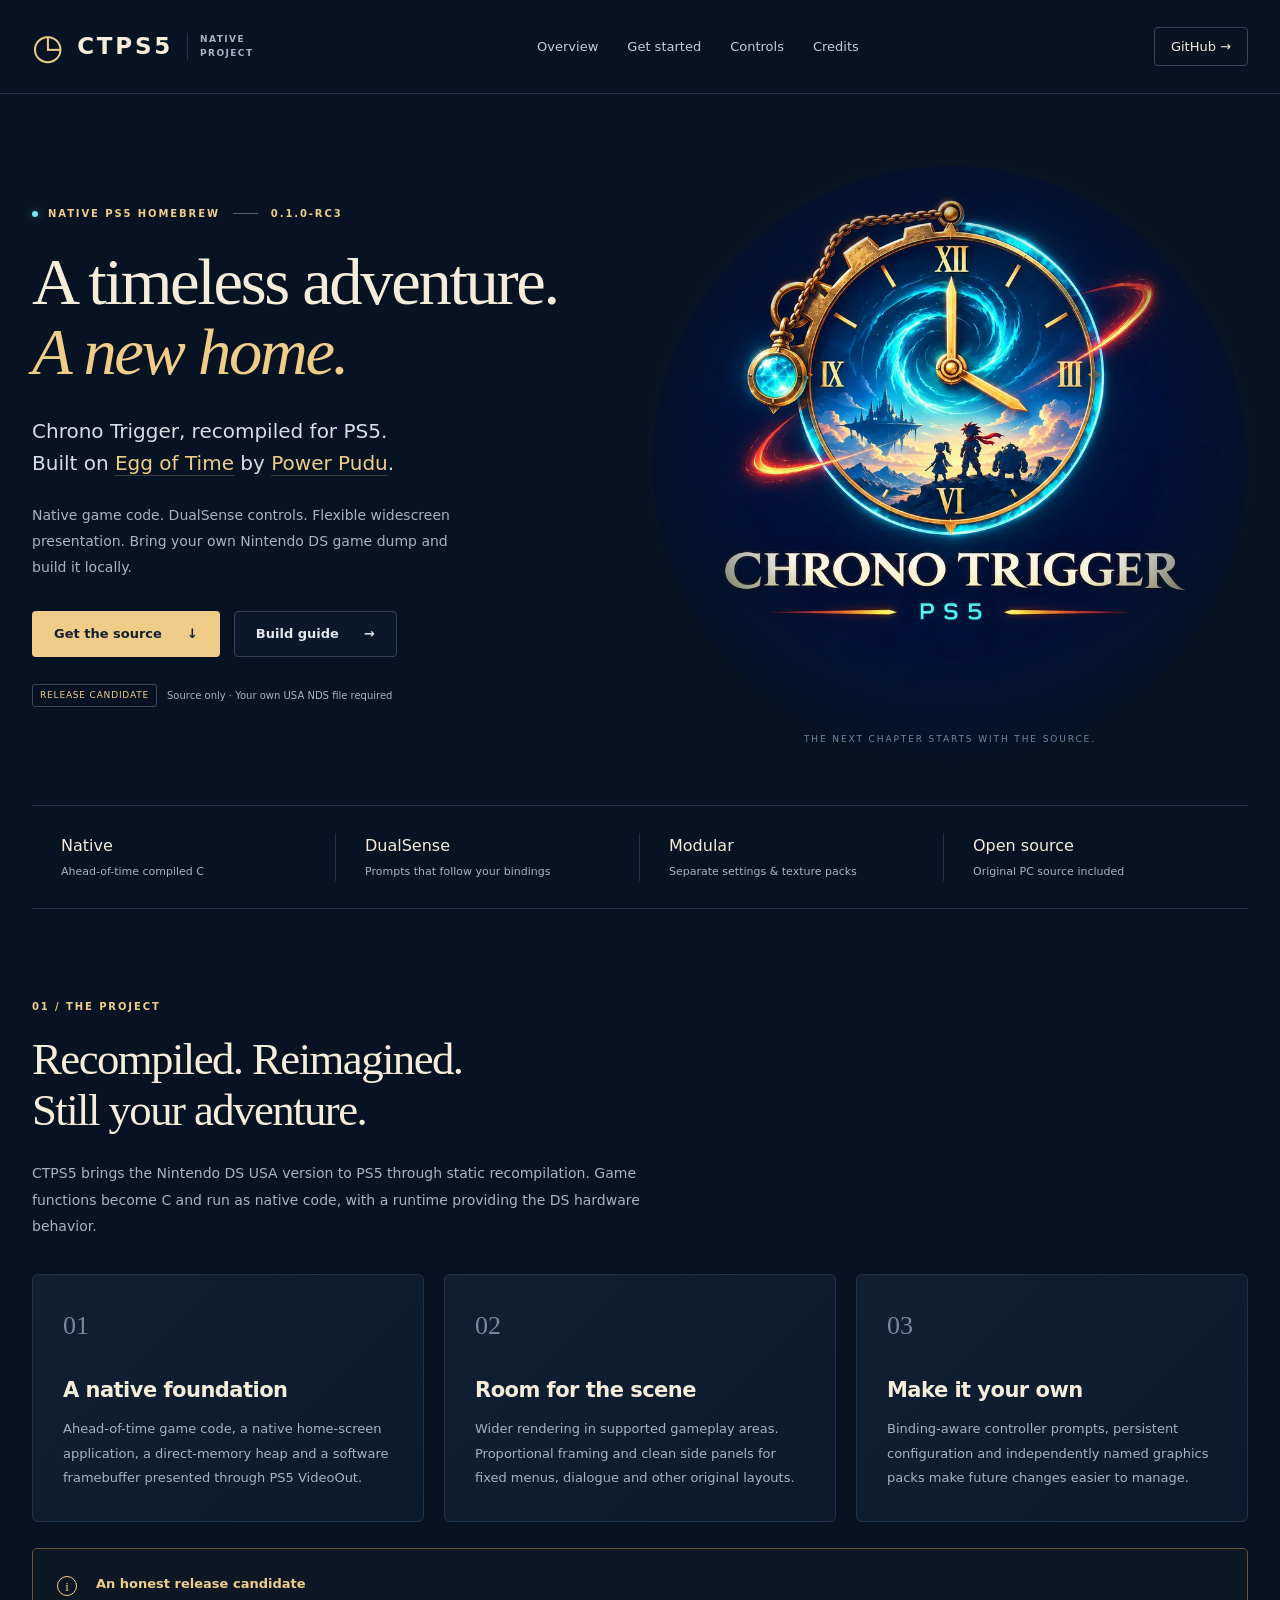
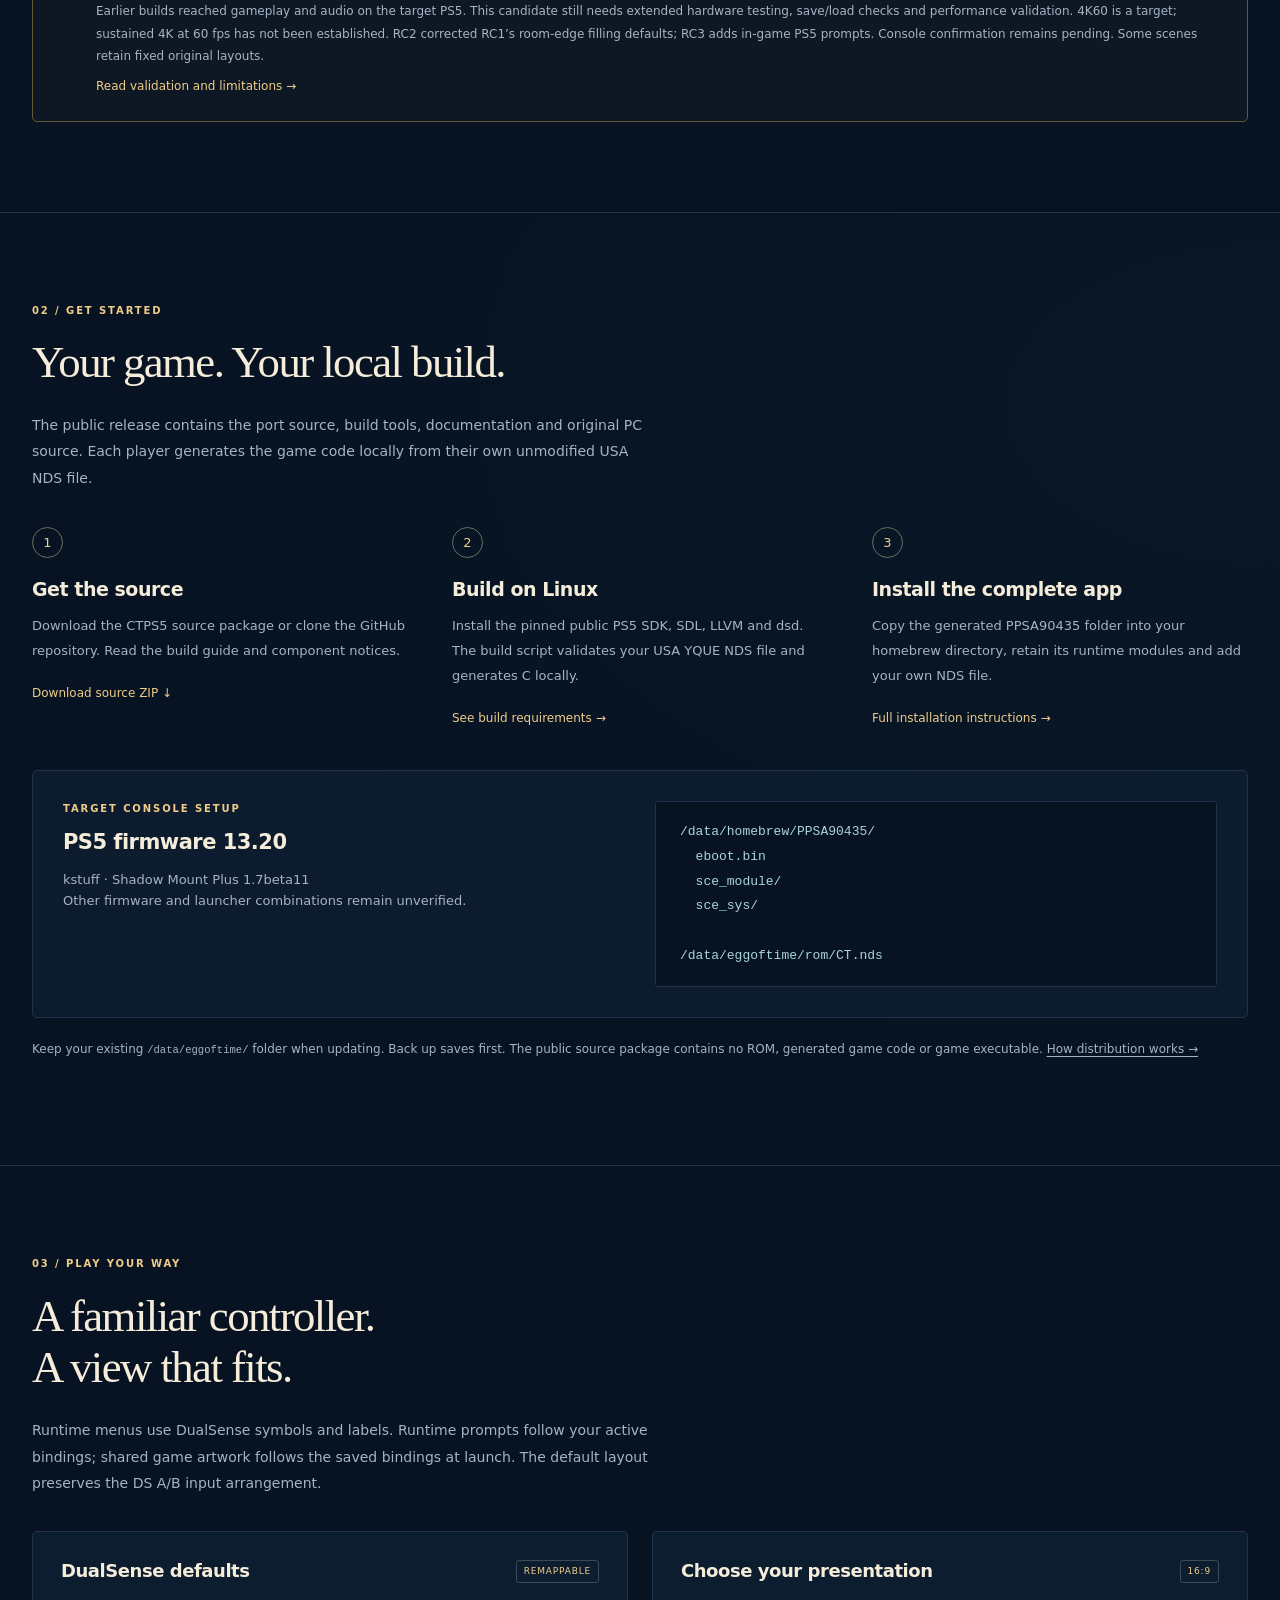
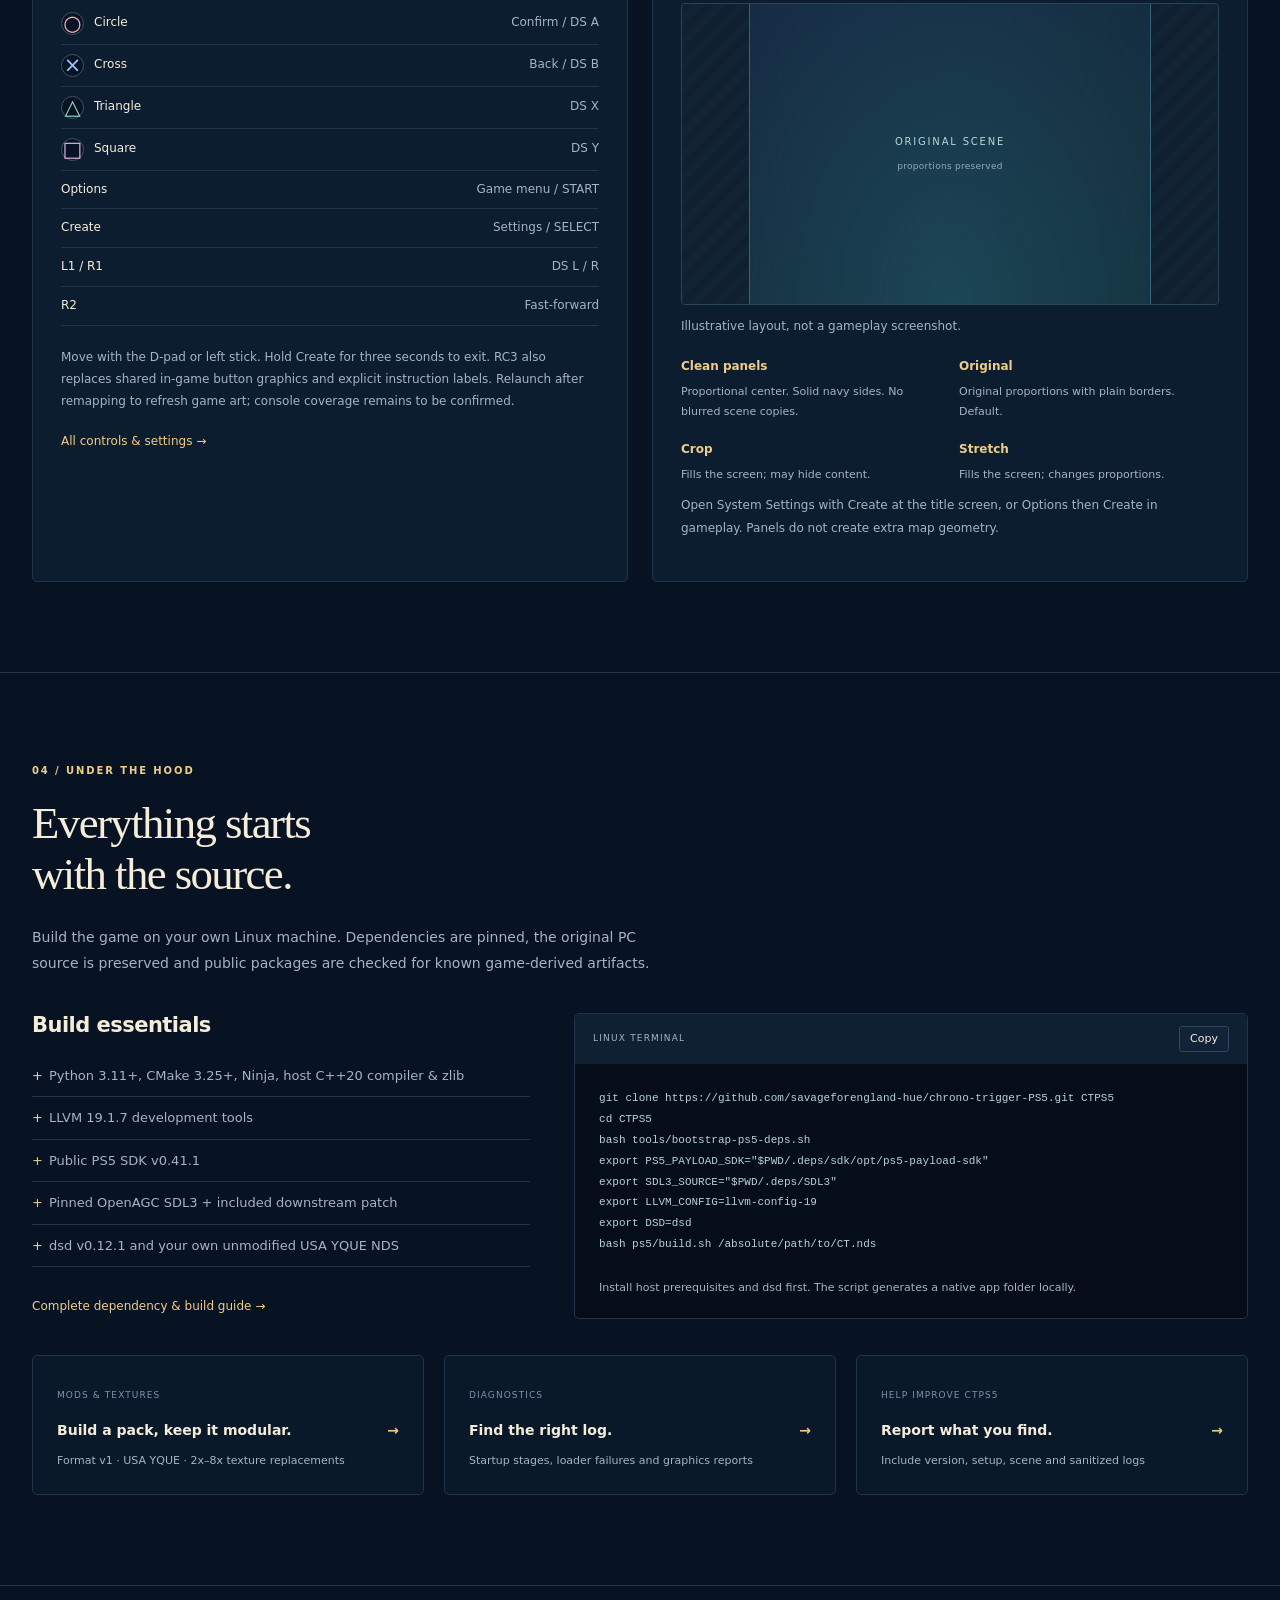
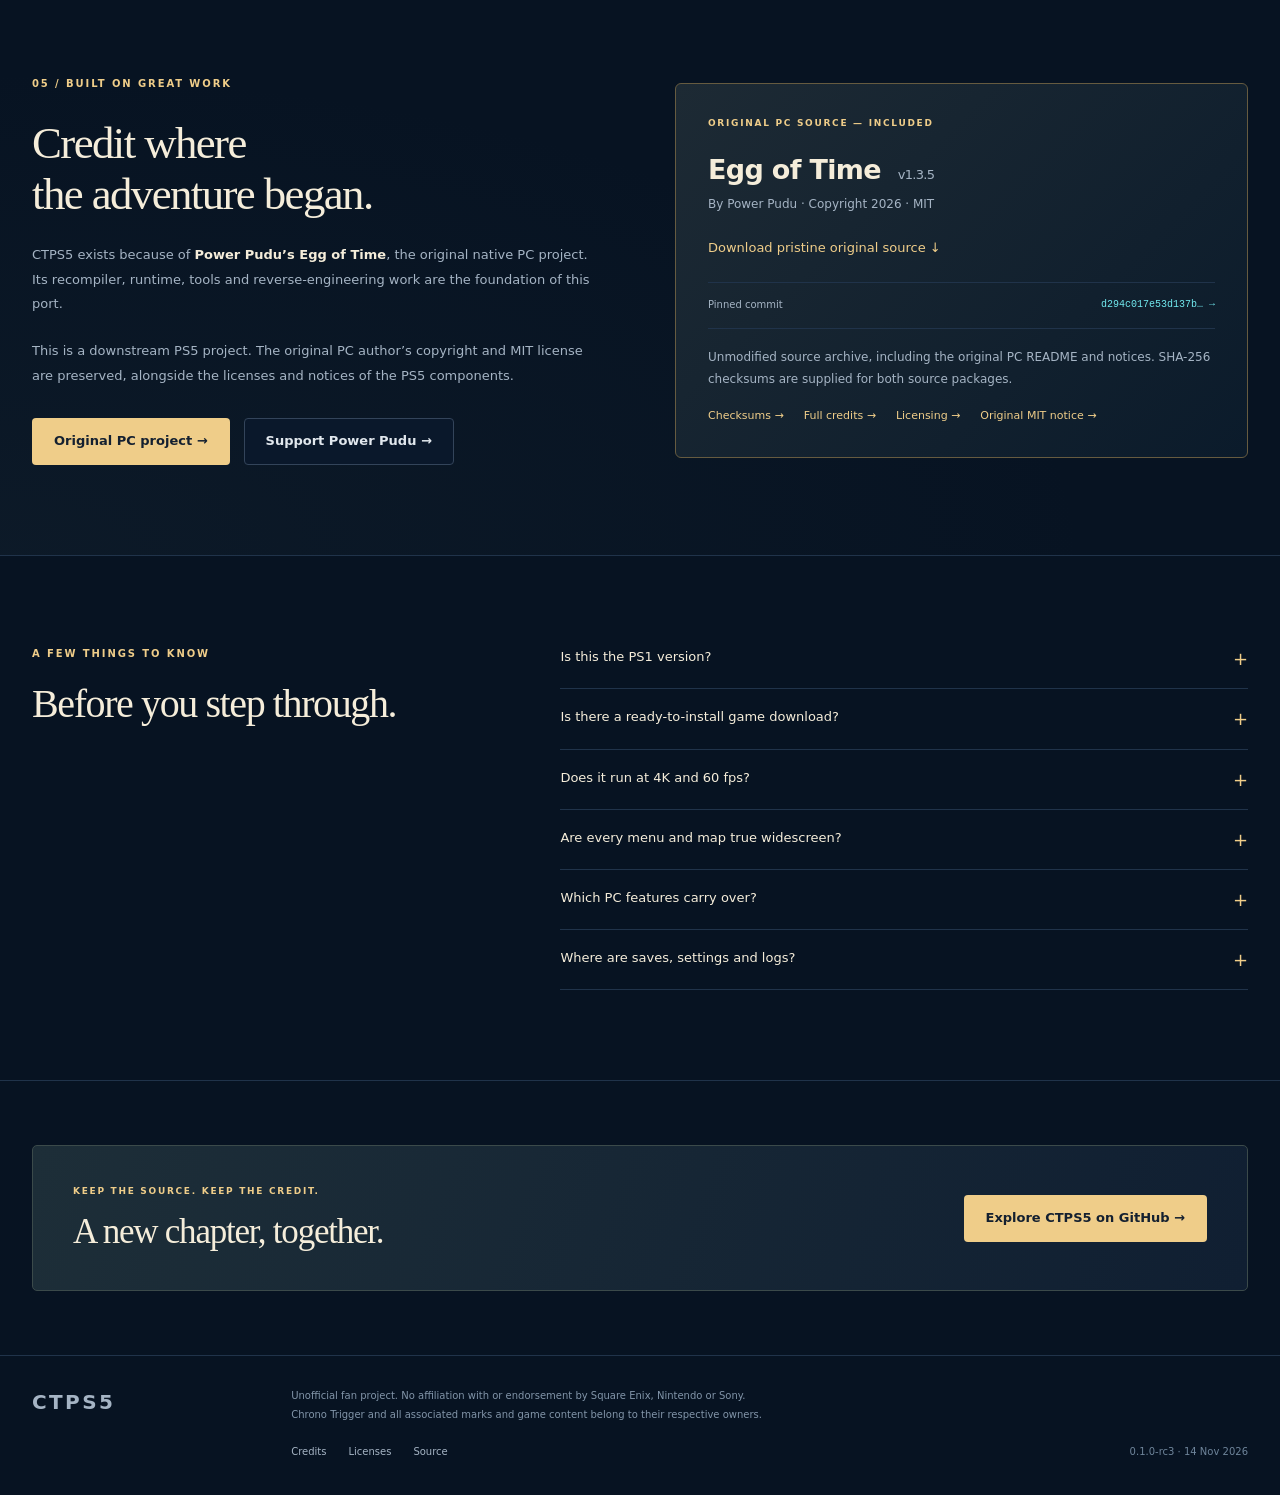
<file: site/index.html>
<!doctype html>
<html lang="en">
<head>
<meta charset="utf-8"><meta name="viewport" content="width=device-width,initial-scale=1">
<title>CTPS5 — A new home for a timeless adventure</title>
<meta name="description" content="CTPS5 is a native PS5 port of Chrono Trigger for Nintendo DS, based on Egg of Time by Power Pudu. Source, build instructions, controls and credits.">
<meta name="theme-color" content="#071322">
<meta property="og:title" content="CTPS5 — Native PS5 homebrew"><meta property="og:description" content="Built on Egg of Time by Power Pudu. Explore the source, build guide, DualSense controls and widescreen options.">
<meta property="og:image" content="https://savageforengland-hue.github.io/chrono-trigger-PS5/assets/icon.png">
<link rel="icon" href="assets/icon.png"><link rel="stylesheet" href="assets/style.css">
<script src="assets/app.js" defer></script>
</head>
<body>
<a class="skip" href="#main">Skip to content</a>
<header class="header"><a class="wordmark" href="#" aria-label="CTPS5 home"><span class="mark" aria-hidden="true">◷</span> CTPS5<span class="mini">NATIVE PROJECT</span></a><nav aria-label="Main navigation"><a href="#overview">Overview</a><a href="#start">Get started</a><a href="#controls">Controls</a><a href="#credits">Credits</a></nav><a class="repo-link" href="https://github.com/savageforengland-hue/chrono-trigger-PS5">GitHub <span aria-hidden="true">→</span></a></header>
<main id="main">
<section class="hero" aria-labelledby="hero-title"><div class="hero-copy"><div class="eyebrow"><span class="status-dot"></span> NATIVE PS5 HOMEBREW <span class="line"></span> 0.1.0-RC3</div><h1 id="hero-title">A timeless adventure.<br><em>A new home.</em></h1><p class="hero-description">Chrono Trigger, recompiled for PS5.<br>Built on <a href="https://github.com/power-pudu/egg-of-time">Egg of Time</a> by <a href="https://github.com/power-pudu">Power Pudu</a>.</p><p class="hero-detail">Native game code. DualSense controls. Flexible widescreen presentation. Bring your own Nintendo DS game dump and build it locally.</p><div class="actions"><a class="button primary" href="downloads/CTPS5-0.1.0-rc3-source.zip" download>Get the source <span aria-hidden="true">↓</span></a><a class="button subtle" href="#build">Build guide <span aria-hidden="true">→</span></a></div><div class="release-note"><span class="tag">RELEASE CANDIDATE</span><span>Source only · Your own USA NDS file required</span></div></div><div class="hero-art"><div class="orbit" aria-hidden="true"></div><img src="assets/ctps5-art.webp" width="960" height="960" alt="A golden clock encircles a cyan time portal, with three adventurers beneath it and Chrono Trigger PS5 lettering" fetchpriority="high"><span class="art-caption">THE NEXT CHAPTER STARTS WITH THE SOURCE.</span></div></section>
<div class="facts" aria-label="Project at a glance"><div><strong>Native</strong><span>Ahead-of-time compiled C</span></div><div><strong>DualSense</strong><span>Prompts that follow your bindings</span></div><div><strong>Modular</strong><span>Separate settings & texture packs</span></div><div><strong>Open source</strong><span>Original PC source included</span></div></div>
<section class="section" id="overview"><div class="section-heading"><span class="eyebrow">01 / THE PROJECT</span><h2>Recompiled. Reimagined.<br>Still your adventure.</h2><p>CTPS5 brings the Nintendo DS USA version to PS5 through static recompilation. Game functions become C and run as native code, with a runtime providing the DS hardware behavior.</p></div><div class="feature-grid"><article class="card"><span class="card-number">01</span><h3>A native foundation</h3><p>Ahead-of-time game code, a native home-screen application, a direct-memory heap and a software framebuffer presented through PS5 VideoOut.</p></article><article class="card"><span class="card-number">02</span><h3>Room for the scene</h3><p>Wider rendering in supported gameplay areas. Proportional framing and clean side panels for fixed menus, dialogue and other original layouts.</p></article><article class="card"><span class="card-number">03</span><h3>Make it your own</h3><p>Binding-aware controller prompts, persistent configuration and independently named graphics packs make future changes easier to manage.</p></article></div><aside class="notice"><span class="notice-icon" aria-hidden="true">i</span><div><strong>An honest release candidate</strong><p>Earlier builds reached gameplay and audio on the target PS5. This candidate still needs extended hardware testing, save/load checks and performance validation. 4K60 is a target; sustained 4K at 60 fps has not been established. RC2 corrected RC1’s room-edge filling defaults; RC3 adds in-game PS5 prompts. Console confirmation remains pending. Some scenes retain fixed original layouts.</p><a href="docs/RELEASES.html">Read validation and limitations →</a></div></aside></section>
<section class="section start-section" id="start"><div class="section-heading"><span class="eyebrow">02 / GET STARTED</span><h2>Your game. Your local build.</h2><p>The public release contains the port source, build tools, documentation and original PC source. Each player generates the game code locally from their own unmodified USA NDS file.</p></div><div class="steps"><article><span class="step">1</span><h3>Get the source</h3><p>Download the CTPS5 source package or clone the GitHub repository. Read the build guide and component notices.</p><a href="downloads/CTPS5-0.1.0-rc3-source.zip" download>Download source ZIP ↓</a></article><article><span class="step">2</span><h3>Build on Linux</h3><p>Install the pinned public PS5 SDK, SDL, LLVM and dsd. The build script validates your USA YQUE NDS file and generates C locally.</p><a href="#build">See build requirements →</a></article><article><span class="step">3</span><h3>Install the complete app</h3><p>Copy the generated PPSA90435 folder into your homebrew directory, retain its runtime modules and add your own NDS file.</p><a href="docs/INSTALLING.html">Full installation instructions →</a></article></div><div class="setup-panel"><div><span class="eyebrow">TARGET CONSOLE SETUP</span><h3>PS5 firmware 13.20</h3><p>kstuff · Shadow Mount Plus 1.7beta11<br>Other firmware and launcher combinations remain unverified.</p></div><div class="code-wrap"><pre><code>/data/homebrew/PPSA90435/
  eboot.bin
  sce_module/
  sce_sys/

/data/eggoftime/rom/CT.nds</code></pre></div></div><p class="small muted">Keep your existing <code>/data/eggoftime/</code> folder when updating. Back up saves first. The public source package contains no ROM, generated game code or game executable. <a href="docs/DISTRIBUTION.html">How distribution works →</a></p></section>
<section class="section" id="controls"><div class="section-heading"><span class="eyebrow">03 / PLAY YOUR WAY</span><h2>A familiar controller.<br>A view that fits.</h2><p>Runtime menus use DualSense symbols and labels. Runtime prompts follow your active bindings; shared game artwork follows the saved bindings at launch. The default layout preserves the DS A/B input arrangement.</p></div><div class="play-grid"><div class="controls-panel"><div class="panel-title"><h3>DualSense defaults</h3><span class="tag">REMAPPABLE</span></div><dl class="control-list"><div><dt><span class="glyph circle" aria-hidden="true">○</span> Circle</dt><dd>Confirm / DS A</dd></div><div><dt><span class="glyph cross" aria-hidden="true">×</span> Cross</dt><dd>Back / DS B</dd></div><div><dt><span class="glyph triangle" aria-hidden="true">△</span> Triangle</dt><dd>DS X</dd></div><div><dt><span class="glyph square" aria-hidden="true">□</span> Square</dt><dd>DS Y</dd></div><div><dt>Options</dt><dd>Game menu / START</dd></div><div><dt>Create</dt><dd>Settings / SELECT</dd></div><div><dt>L1 / R1</dt><dd>DS L / R</dd></div><div><dt>R2</dt><dd>Fast-forward</dd></div></dl><p class="small muted">Move with the D-pad or left stick. Hold Create for three seconds to exit. RC3 also replaces shared in-game button graphics and explicit instruction labels. Relaunch after remapping to refresh game art; console coverage remains to be confirmed.</p><a href="docs/CONTROLS.html">All controls & settings →</a></div><div class="wide-panel"><div class="panel-title"><h3>Choose your presentation</h3><span class="tag">16:9</span></div><div class="aspect-demo" aria-label="Illustration of proportional gameplay with clean side panels"><div class="demo-side"></div><div class="demo-center"><span>ORIGINAL SCENE</span><span class="demo-label">proportions preserved</span></div><div class="demo-side"></div></div><p class="small muted">Illustrative layout, not a gameplay screenshot.</p><div class="mode-grid"><div><strong>Clean panels</strong><span>Proportional center. Solid navy sides. No blurred scene copies.</span></div><div><strong>Original</strong><span>Original proportions with plain borders. Default.</span></div><div><strong>Crop</strong><span>Fills the screen; may hide content.</span></div><div><strong>Stretch</strong><span>Fills the screen; changes proportions.</span></div></div><p class="small muted">Open System Settings with Create at the title screen, or Options then Create in gameplay. Panels do not create extra map geometry.</p></div></div></section>
<section class="section" id="build"><div class="section-heading"><span class="eyebrow">04 / UNDER THE HOOD</span><h2>Everything starts<br>with the source.</h2><p>Build the game on your own Linux machine. Dependencies are pinned, the original PC source is preserved and public packages are checked for known game-derived artifacts.</p></div><div class="build-grid"><div><h3>Build essentials</h3><ul class="clean-list"><li>Python 3.11+, CMake 3.25+, Ninja, host C++20 compiler & zlib</li><li>LLVM 19.1.7 development tools</li><li>Public PS5 SDK v0.41.1</li><li>Pinned OpenAGC SDL3 + included downstream patch</li><li>dsd v0.12.1 and your own unmodified USA YQUE NDS</li></ul><a class="text-link" href="docs/BUILDING.html">Complete dependency & build guide →</a></div><div class="code-panel"><div class="code-heading"><span>LINUX TERMINAL</span><button class="copy" data-copy="build-command" type="button">Copy</button></div><pre><code id="build-command">git clone https://github.com/savageforengland-hue/chrono-trigger-PS5.git CTPS5
cd CTPS5
bash tools/bootstrap-ps5-deps.sh
export PS5_PAYLOAD_SDK="$PWD/.deps/sdk/opt/ps5-payload-sdk"
export SDL3_SOURCE="$PWD/.deps/SDL3"
export LLVM_CONFIG=llvm-config-19
export DSD=dsd
bash ps5/build.sh /absolute/path/to/CT.nds</code></pre><p>Install host prerequisites and dsd first. The script generates a native app folder locally.</p></div></div><div class="resource-grid"><a class="resource" href="docs/MODS.html"><span>MODS & TEXTURES</span><strong>Build a pack, keep it modular. <span aria-hidden="true">→</span></strong><p>Format v1 · USA YQUE · 2x–8x texture replacements</p></a><a class="resource" href="docs/TROUBLESHOOTING.html"><span>DIAGNOSTICS</span><strong>Find the right log. <span aria-hidden="true">→</span></strong><p>Startup stages, loader failures and graphics reports</p></a><a class="resource" href="https://github.com/savageforengland-hue/chrono-trigger-PS5/issues"><span>HELP IMPROVE CTPS5</span><strong>Report what you find. <span aria-hidden="true">→</span></strong><p>Include version, setup, scene and sanitized logs</p></a></div></section>
<section class="section credits-section" id="credits"><div class="credit-intro"><span class="eyebrow">05 / BUILT ON GREAT WORK</span><h2>Credit where<br>the adventure began.</h2><p>CTPS5 exists because of <strong>Power Pudu’s Egg of Time</strong>, the original native PC project. Its recompiler, runtime, tools and reverse-engineering work are the foundation of this port.</p><p>This is a downstream PS5 project. The original PC author’s copyright and MIT license are preserved, alongside the licenses and notices of the PS5 components.</p><div class="actions"><a class="button primary" href="https://github.com/power-pudu/egg-of-time">Original PC project →</a><a class="button subtle" href="https://ko-fi.com/powerpudu">Support Power Pudu →</a></div></div><div class="credit-card"><span class="eyebrow">ORIGINAL PC SOURCE — INCLUDED</span><h3>Egg of Time <span>v1.3.5</span></h3><p>By Power Pudu · Copyright 2026 · MIT</p><a href="downloads/egg-of-time-v1.3.5-source.tar.gz" download>Download pristine original source ↓</a><div class="commit">Pinned commit <a href="https://github.com/power-pudu/egg-of-time/tree/d294c017e53d137b3729bddcd120e0f7a2b82590">d294c017e53d137b… →</a></div><p class="small muted">Unmodified source archive, including the original PC README and notices. SHA-256 checksums are supplied for both source packages.</p><div class="credit-links"><a href="downloads/SHA256SUMS.txt">Checksums →</a><a href="docs/CREDITS.html">Full credits →</a><a href="docs/LICENSING.html">Licensing →</a><a href="docs/EGG-OF-TIME-LICENSE.html">Original MIT notice →</a></div></div></section>
<section class="section faq-section" id="faq"><div class="section-heading"><span class="eyebrow">A FEW THINGS TO KNOW</span><h2>Before you step through.</h2></div><div class="faq-list"><details><summary>Is this the PS1 version?</summary><p>No. CTPS5 is based on Egg of Time’s Nintendo DS recompilation, targeting the unmodified USA YQUE NDS dump.</p></details><details><summary>Is there a ready-to-install game download?</summary><p>The public project distributes source and tools. You build the game locally from your own NDS. The PS5 executable links generated game code, so it is excluded from public source downloads. ROMs, extracted assets, generated game C and saves are also excluded.</p></details><details><summary>Does it run at 4K and 60 fps?</summary><p>High-resolution output is supported and 4K60 is a target. Sustained 4K at 60 fps has not been measured or guaranteed. The current renderer uses a software framebuffer, and the candidate needs further console testing.</p></details><details><summary>Are every menu and map true widescreen?</summary><p>Some gameplay scenes can render wider; other scenes have fixed layouts. Clean panels preserves the central picture with solid side panels. Crop and Stretch are optional, with their respective content and proportion tradeoffs.</p></details><details><summary>Which PC features carry over?</summary><p>Static recompilation, core gameplay, configurable controls and graphics packs form the PS5 profile. PC shader, FFmpeg media replacement, online RetroAchievements and translation patch integrations are disabled in this core-only build.</p></details><details><summary>Where are saves, settings and logs?</summary><p>The retained data directory is <code>/data/eggoftime/</code>. The primary log is <code>/data/eggoftime/eggoftime.log</code>, with fallback paths documented in the troubleshooting guide. Back up personal data before updating.</p></details></div></section>
<div class="end-cta"><div><span class="eyebrow">KEEP THE SOURCE. KEEP THE CREDIT.</span><h2>A new chapter, together.</h2></div><a class="button primary" href="https://github.com/savageforengland-hue/chrono-trigger-PS5">Explore CTPS5 on GitHub →</a></div>
</main>
<footer><a class="wordmark" href="#">CTPS5</a><p>Unofficial fan project. No affiliation with or endorsement by Square Enix, Nintendo or Sony.<br>Chrono Trigger and all associated marks and game content belong to their respective owners.</p><div><a href="docs/CREDITS.html">Credits</a><a href="docs/LICENSING.html">Licenses</a><a href="https://github.com/savageforengland-hue/chrono-trigger-PS5">Source</a><span>0.1.0-rc3 · 14 Nov 2026</span></div></footer>
<div class="sr-only" id="copy-status" role="status" aria-live="polite"></div>
</body></html>
</file>
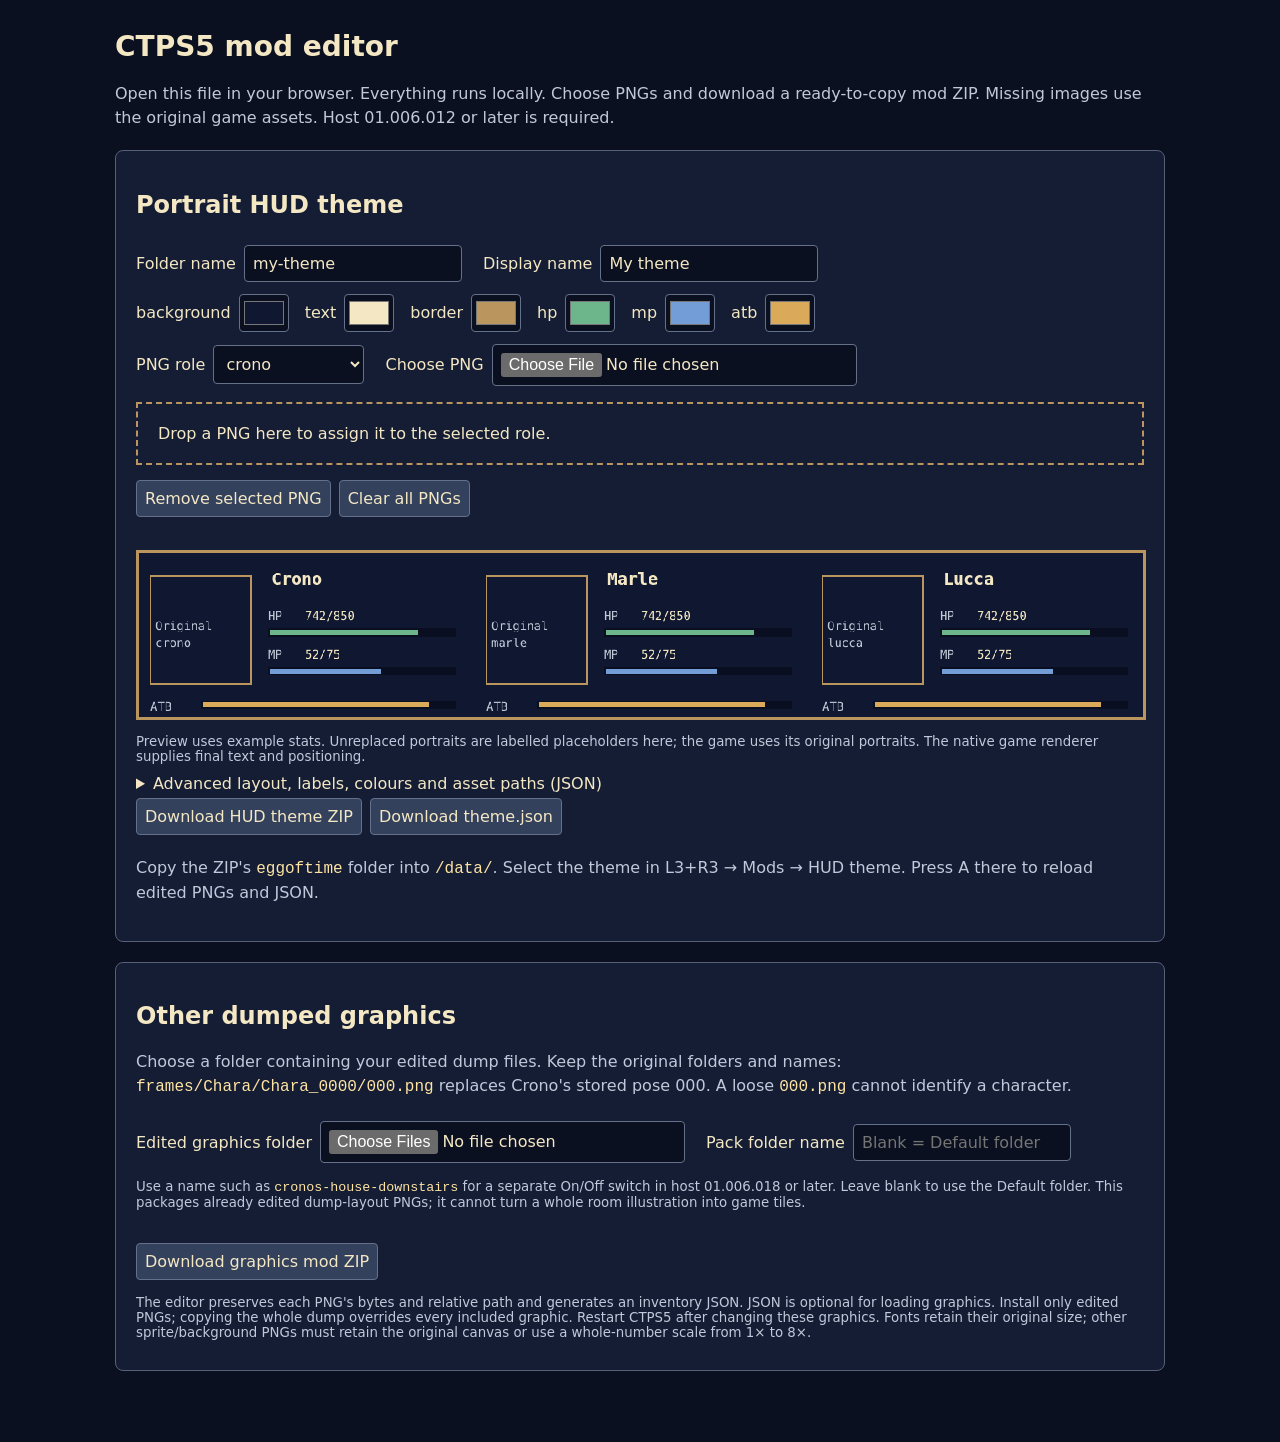
<file: tools/mod-editor/index.html>
<!doctype html>
<html lang="en"><meta charset="utf-8"><meta name="viewport" content="width=device-width,initial-scale=1">
<title>CTPS5 mod editor</title>
<style>
:root{color-scheme:dark;font:16px system-ui;background:#0b1020;color:#f4e7c4}body{max-width:1050px;margin:30px auto;padding:0 20px}h1{font-size:28px}p{line-height:1.5;color:#c0c9da}section{background:#141d33;border:1px solid #566079;border-radius:8px;padding:20px;margin:20px 0}label{display:inline-flex;gap:8px;align-items:center;margin:6px 16px 6px 0}input,select,button,textarea{font:inherit;background:#0b1020;color:#f4e7c4;border:1px solid #65718b;padding:8px;border-radius:4px}input[type=color]{padding:2px;width:50px;height:38px}button{cursor:pointer;background:#33415d;margin:5px 8px 5px 0}button:hover{background:#485b80}textarea{box-sizing:border-box;width:100%;min-height:230px;font:13px monospace}canvas{width:100%;height:auto;image-rendering:pixelated;background:#080d19;border:1px solid #ba955d}#status{white-space:pre-wrap;min-height:24px;color:#ffd28c}#drop{border:2px dashed #ba955d;padding:20px;margin:10px 0}small{display:block;color:#c0c9da;margin:10px 0}code{color:#ffe4a4}ul{font:14px monospace;max-height:160px;overflow:auto}
</style>
<h1>CTPS5 mod editor</h1>
<p>Open this file in your browser. Everything runs locally. Choose PNGs and download a ready-to-copy mod ZIP. Missing images use the original game assets. Host 01.006.012 or later is required.</p>
<section>
<h2>Portrait HUD theme</h2>
<label>Folder name <input id="id" value="my-theme" pattern="[A-Za-z0-9_-]+" maxlength="63"></label>
<label>Display name <input id="name" value="My theme" maxlength="47"></label><br>
<div id="colours"></div>
<label>PNG role <select id="role"></select></label>
<label>Choose PNG <input id="png" type="file" accept="image/png"></label>
<div id="drop" tabindex="0">Drop a PNG here to assign it to the selected role.</div>
<button id="remove">Remove selected PNG</button><button id="clear">Clear all PNGs</button>
<ul id="assets"></ul>
<canvas id="preview" width="1200" height="200" aria-label="Approximate HUD layout preview"></canvas>
<small>Preview uses example stats. Unreplaced portraits are labelled placeholders here; the game uses its original portraits. The native game renderer supplies final text and positioning.</small>
<details><summary>Advanced layout, labels, colours and asset paths (JSON)</summary><p>Edit this generated JSON directly. Positions are relative to each of the three party cards. Keep asset paths inside the theme folder.</p><textarea id="json" spellcheck="false" aria-label="Theme JSON"></textarea><button id="apply">Apply JSON to preview</button></details>
<button id="themeZip">Download HUD theme ZIP</button><button id="jsonDownload">Download theme.json</button>
<p>Copy the ZIP's <code>eggoftime</code> folder into <code>/data/</code>. Select the theme in L3+R3 → Mods → HUD theme. Press A there to reload edited PNGs and JSON.</p>
</section>
<section>
<h2>Other dumped graphics</h2>
<p>Choose a folder containing your edited dump files. Keep the original folders and names: <code>frames/Chara/Chara_0000/000.png</code> replaces Crono's stored pose 000. A loose <code>000.png</code> cannot identify a character.</p>
<label>Edited graphics folder <input id="graphics" type="file" webkitdirectory multiple></label>
<label>Pack folder name <input id="graphicsId" placeholder="Blank = Default folder" maxlength="63" pattern="[A-Za-z0-9_-]+"></label>
<small>Use a name such as <code>cronos-house-downstairs</code> for a separate On/Off switch in host 01.006.018 or later. Leave blank to use the Default folder. This packages already edited dump-layout PNGs; it cannot turn a whole room illustration into game tiles.</small>
<ul id="graphicsList"></ul><button id="graphicsZip">Download graphics mod ZIP</button>
<small>The editor preserves each PNG's bytes and relative path and generates an inventory JSON. JSON is optional for loading graphics. Install only edited PNGs; copying the whole dump overrides every included graphic. Restart CTPS5 after changing these graphics. Fonts retain their original size; other sprite/background PNGs must retain the original canvas or use a whole-number scale from 1× to 8×.</small>
</section>
<p id="status" role="status" aria-live="polite"></p>
<script>
'use strict';
const $=id=>document.getElementById(id),enc=new TextEncoder();
let cfg={schema:1,name:'My theme',canvas:[600,100],pixel_scale:2,colors:{background:'#101831',text:'#F4E7C4',labels:'#BFC9D7',border:'#BA955D',divider:'#4F5875',portrait_border:'#CFAD74',selected:'#FFE5A1',bar_track:'#090E20',hp:'#6DB58B',mp:'#739DD7',atb:'#DAA95A',atb_ready:'#F6DA91',low_hp:'#F09A71',outline:'#080D19',ko:'#9296A6'},layout:{portrait:[8,15,60,64],name:[80,10],hp_label:[78,34],hp_value:[100,34],hp_bar:[78,46,112,5],mp_label:[78,57],mp_value:[100,57],mp_bar:[78,69,112,5],atb_label:[8,88],atb_bar:[38,89,152,5]},style:{border_width:1,grain:1,clocks:true,portrait_fit:'contain',linear_sampling:false},text:{name_size:3,value_size:2,label_size:2}};
const roles={crono:'portraits/crono.png',marle:'portraits/marle.png',lucca:'portraits/lucca.png',robo:'portraits/robo.png',frog:'portraits/frog.png',ayla:'portraits/ayla.png',magus:'portraits/magus.png',background:'background.png',card:'card.png',frame:'frame.png',overlay:'overlay.png',portrait_frame:'portraits/frame.png',font:'font.png',bar_track:'bars/track.png',hp_bar:'bars/hp.png',mp_bar:'bars/mp.png',atb_bar:'bars/atb.png',atb_ready:'bars/atb_ready.png',attack:'icons/attack.png',tech:'icons/tech.png',item:'icons/item.png'};
const images=new Map(),graphics=new Map(),previewImages=new Map();
function status(s){$('status').textContent=s;}
function safePath(p){return typeof p==='string'&&p.length<192&&/^[A-Za-z0-9_./-]+\.png$/.test(p)&&!p.includes('..')&&!p.startsWith('/')&&!p.split('/').some(s=>s==='..'||s==='.'||!s);}
function validate(c){if(!c||c.schema!==1)throw Error('Use schema 1.');let [w,h]=c.canvas||[480,80],scale=c.pixel_scale||3;if(!Number.isInteger(w)||!Number.isInteger(h)||w<480||w>1200||h<80||h>240||!Number.isInteger(scale)||scale<1||scale>4||w*h*scale*scale>2000000)throw Error('Canvas/scale is outside the host limits.');for(const p of Object.values(c.assets||{}))if(p!==null&&!safePath(p))throw Error('Asset paths must be relative PNG paths.');if(c.name&&(!/^[\x20-\x7e]*$/.test(c.name)||c.name.length>47))throw Error('Use a display name up to 47 ASCII characters.');}
function json(){return JSON.stringify(cfg,null,2)+'\n';}
function update(){cfg.name=$('name').value;for(const input of document.querySelectorAll('[data-colour]')){cfg.colors||={};cfg.colors[input.dataset.colour]=input.value.toUpperCase();}$('json').value=json();draw();}
for(const key of ['background','text','border','hp','mp','atb']){const label=document.createElement('label');label.textContent=key.replace('_',' ');const input=document.createElement('input');input.type='color';input.dataset.colour=key;input.value=cfg.colors[key];input.addEventListener('input',update);label.append(input);$('colours').append(label);}
for(const key of Object.keys(roles)){const o=document.createElement('option');o.value=key;o.textContent=key.replaceAll('_',' ');$('role').append(o);}
$('name').addEventListener('input',update);
async function pngBytes(file){const bytes=new Uint8Array(await file.arrayBuffer());if(bytes.length<24||!bytes.slice(0,8).every((v,i)=>v===[137,80,78,71,13,10,26,10][i]))throw Error('Choose a PNG file.');const v=new DataView(bytes.buffer);if(!v.getUint32(16)||!v.getUint32(20)||v.getUint32(16)>2048||v.getUint32(20)>2048||bytes.length>16*1024*1024)throw Error('PNG must be at most 2048×2048 and 16 MiB.');return bytes;}
async function addPng(file){if(!file)return;try{const role=$('role').value,path=(cfg.assets||{})[role]||roles[role],bytes=await pngBytes(file);if(!safePath(path))throw Error('Invalid asset path.');const bitmap=await createImageBitmap(new Blob([bytes],{type:'image/png'}));images.set(role,{path,bytes});if(previewImages.has(role))previewImages.get(role).close();previewImages.set(role,bitmap);cfg.assets||={};cfg.assets[role]=path;list();$('json').value=json();draw();status(role+' PNG added.');}catch(e){status(e.message);}}
function list(){$('assets').replaceChildren();for(const [role,f] of images){const li=document.createElement('li');li.textContent=role+' → '+f.path+' ('+f.bytes.length+' bytes)';$('assets').append(li);}}
$('png').addEventListener('change',e=>addPng(e.target.files[0]));$('drop').addEventListener('dragover',e=>e.preventDefault());$('drop').addEventListener('drop',e=>{e.preventDefault();if(e.dataTransfer.files.length!==1){status('Choose one PNG per selected role.');return;}addPng(e.dataTransfer.files[0]);});
$('remove').onclick=()=>{const role=$('role').value;images.delete(role);previewImages.get(role)?.close();previewImages.delete(role);if(cfg.assets)delete cfg.assets[role];list();$('json').value=json();draw();};
$('clear').onclick=()=>{for(const role of images.keys())if(cfg.assets)delete cfg.assets[role];images.clear();for(const p of previewImages.values())p.close();previewImages.clear();list();$('json').value=json();draw();};
$('apply').onclick=()=>{try{const next=JSON.parse($('json').value);validate(next);cfg=next;$('name').value=cfg.name||'My theme';for(const i of document.querySelectorAll('[data-colour]'))if(/^#[\da-f]{6}$/i.test(cfg.colors?.[i.dataset.colour]||''))i.value=cfg.colors[i.dataset.colour];draw();status('JSON applied.');}catch(e){status(e.message);}};
function draw(){const canvas=$('preview'),c=canvas.getContext('2d'),[w,h]=cfg.canvas||[480,80],l=cfg.layout||{},colors=cfg.colors||{};canvas.width=w*2;canvas.height=h*2;c.scale(2,2);c.imageSmoothingEnabled=!!cfg.style?.linear_sampling;c.fillStyle=colors.background||'#101831';c.fillRect(0,0,w,h);if(previewImages.has('background'))c.drawImage(previewImages.get('background'),0,0,w,h);const pad=l.padding||0,gap=l.gap||0,card=(w-2*pad-2*gap)/3;
 for(let i=0;i<3;i++){const x=pad+i*(card+gap),role=['crono','marle','lucca'][i],r=l.portrait||[6,13,48,48];c.save();c.beginPath();c.rect(x,0,card,h);c.clip();c.strokeStyle=colors.border||'#BA955D';c.strokeRect(x+r[0],r[1],r[2],r[3]);if(previewImages.has(role)){const im=previewImages.get(role);const k=(cfg.style?.portrait_fit==='cover'?Math.max:Math.min)(r[2]/im.width,r[3]/im.height);c.save();c.beginPath();c.rect(x+r[0],r[1],r[2],r[3]);c.clip();c.drawImage(im,x+r[0]+(r[2]-im.width*k)/2,r[1]+(r[3]-im.height*k)/2,im.width*k,im.height*k);c.restore();}else{c.font='7px monospace';c.fillStyle=colors.labels||'#BFC9D7';c.fillText('Original',x+r[0]+3,r[1]+r[3]/2);c.fillText(role,x+r[0]+3,r[1]+r[3]/2+10);}c.font='bold 10px monospace';c.fillStyle=colors.text||'#F4E7C4';let n=l.name||[66,6];c.fillText((cfg.names||{})[role]||['Crono','Marle','Lucca'][i],x+n[0],n[1]+10);
 for(const [key,y,ratio] of [['hp',34,.8],['mp',57,.6],['atb',88,.9]]){const p=l[key+'_label']||[60,y],v=l[key+'_value']||[80,y],b=l[key+'_bar']||[60,y+10,92,4];c.font='7px monospace';c.fillStyle=colors.labels||'#BFC9D7';c.fillText((cfg.text||{})[key]||key.toUpperCase(),x+p[0],p[1]+7);if(key!=='atb'){c.fillStyle=colors.text||'#F4E7C4';c.fillText(key==='hp'?'742/850':'52/75',x+v[0],v[1]+7);}c.fillStyle=colors.bar_track||'#090E20';c.fillRect(x+b[0],b[1],b[2],b[3]);c.fillStyle=colors[key]||'#BA955D';c.fillRect(x+b[0]+1,b[1]+1,(b[2]-2)*ratio,b[3]-2);}c.restore();}c.strokeStyle=colors.border||'#BA955D';c.strokeRect(.5,.5,w-1,h-1);if(previewImages.has('frame'))c.drawImage(previewImages.get('frame'),0,0,w,h);if(previewImages.has('overlay'))c.drawImage(previewImages.get('overlay'),0,0,w,h);}
function download(name,bytes,type){const url=URL.createObjectURL(new Blob([bytes],{type})),a=document.createElement('a');a.href=url;a.download=name;a.click();setTimeout(()=>URL.revokeObjectURL(url),10000);}
function crc32(bytes){let c=0xffffffff;for(const b of bytes){c^=b;for(let k=0;k<8;k++)c=(c>>>1)^(c&1?0xedb88320:0);}return (c^0xffffffff)>>>0;}
function zip(entries){let offset=0;const local=[],central=[];function header(size){const bytes=new Uint8Array(size);return [bytes,new DataView(bytes.buffer)];}for(const [path,bytes] of entries){const name=enc.encode(path),crc=crc32(bytes);let [head,v]=header(30);v.setUint32(0,0x04034b50,true);v.setUint16(4,20,true);v.setUint16(6,0x800,true);v.setUint16(12,0x21,true);v.setUint32(14,crc,true);v.setUint32(18,bytes.length,true);v.setUint32(22,bytes.length,true);v.setUint16(26,name.length,true);local.push(head,name,bytes);let [dir,d]=header(46);d.setUint32(0,0x02014b50,true);d.setUint16(4,20,true);d.setUint16(6,20,true);d.setUint16(8,0x800,true);d.setUint16(14,0x21,true);d.setUint32(16,crc,true);d.setUint32(20,bytes.length,true);d.setUint32(24,bytes.length,true);d.setUint16(28,name.length,true);d.setUint32(42,offset,true);central.push(dir,name);offset+=30+name.length+bytes.length;}const centralBytes=central.reduce((n,a)=>n+a.length,0);let [end,e]=header(22);e.setUint32(0,0x06054b50,true);e.setUint16(8,entries.size,true);e.setUint16(10,entries.size,true);e.setUint32(12,centralBytes,true);e.setUint32(16,offset,true);return new Blob([...local,...central,end],{type:'application/zip'});}
function themeConfig(){const c=JSON.parse($('json').value);validate(c);for(const [role,file] of images){const path=(c.assets||{})[role]===undefined?roles[role]:c.assets[role];if(!safePath(path))throw Error('Loaded PNG has a disabled/invalid asset path.');file.path=path;}return c;}
$('themeZip').onclick=()=>{try{const id=$('id').value;if(!/^[A-Za-z0-9_-]{1,63}$/.test(id)||id==='classic')throw Error('Choose a folder name using letters, digits, _ and -, other than classic.');const c=themeConfig(),prefix='eggoftime/mods/battle-hud/themes/'+id+'/',entries=new Map([[prefix+'theme.json',enc.encode(JSON.stringify(c,null,2)+'\n')]]);for(const f of images.values()){if(entries.has(prefix+f.path))throw Error('Two PNG roles point to the same file.');entries.set(prefix+f.path,f.bytes);}download('CTPS5-HUD-'+id+'.zip',zip(entries),'application/zip');status('Theme ZIP ready. Existing hud.ini and other settings are preserved.');}catch(e){status(e.message);}};
$('jsonDownload').onclick=()=>{try{const c=themeConfig();download('theme.json',JSON.stringify(c,null,2)+'\n','application/json');}catch(e){status(e.message);}};
$('graphics').onchange=async e=>{try{graphics.clear();for(const file of e.target.files){let parts=file.webkitRelativePath.split('/');parts.shift();while(parts.length&&!['frames','sheets','screens','fonts','hud','backgrounds.json'].includes(parts[0]))parts.shift();const path=parts.join('/'),jsonPath=path==='backgrounds.json'||path==='hud/theme.json';if(!path||!(/\.png$/i.test(path)||(path.startsWith('fonts/')&&path.endsWith('.txt'))||jsonPath))continue;if(!safePath(path.replace(/\.(txt|json)$/,'.png')))throw Error('Unsupported path: '+path);if(graphics.has(path))throw Error('Duplicate relative path: '+path);const bytes=new Uint8Array(await file.arrayBuffer());if(jsonPath){const value=JSON.parse(new TextDecoder().decode(bytes));if(value.schema!==1)throw Error(path+' must use schema 1.');}graphics.set(path,bytes);}if(![...graphics.keys()].some(path=>/\.png$/i.test(path)))throw Error('No supported dump paths found. Keep frames/, sheets/, screens/, fonts/ or hud/ inside the chosen folder.');$('graphicsList').replaceChildren();for(const path of graphics.keys()){const li=document.createElement('li');li.textContent=path;$('graphicsList').append(li);}status(graphics.size+' graphics files selected, including any supplied background policy.');}catch(e){graphics.clear();$('graphicsList').replaceChildren();status(e.message);}};
$('graphicsZip').onclick=()=>{try{if(!graphics.size)throw Error('Choose an edited graphics folder first.');const id=$('graphicsId').value.trim();if(id&&(!/^[A-Za-z0-9_-]{1,63}$/.test(id)||id==='default'))throw Error('Use 1–63 letters, digits, underscores or hyphens; default is reserved.');const root='eggoftime/mods/'+(id?'packs/'+id+'/':'')+'graphics/';const entries=new Map();for(const [path,bytes] of graphics)entries.set(root+path,bytes);entries.set(root+'manifest.generated.json',enc.encode(JSON.stringify({schema:1,discovery:'same-relative-path',missing:'original-game-assets',files:[...graphics.keys()].sort()},null,2)+'\n'));download('CTPS5-'+(id||'graphics')+'-mod.zip',zip(entries),'application/zip');status('Graphics ZIP ready. Merge eggoftime into /data/, switch '+(id||'Default folder')+' On in Mods, then fully restart.');}catch(e){status(e.message);}};
update();
</script>
</html>
</file>
<file: site/assets/style.css>
:root{color-scheme:dark;--bg:#071322;--panel:#0d1d30;--line:#20334a;--text:#f5edda;--muted:#a5b4c4;--gold:#efcd89;--cyan:#71e9ef;--max:1280px;font-family:Inter,ui-sans-serif,system-ui,-apple-system,BlinkMacSystemFont,"Segoe UI",sans-serif}*{box-sizing:border-box}html{scroll-behavior:smooth;scroll-padding-top:100px}body{margin:0;background:var(--bg);color:var(--text);font-size:16px;line-height:1.65}a{color:inherit;text-decoration:none}a:hover{color:var(--cyan)}a:focus-visible,button:focus-visible,summary:focus-visible{outline:2px solid var(--cyan);outline-offset:5px}button{font:inherit}img{max-width:100%;height:auto;display:block}p{margin:0 0 1.2em}h1,h2,h3{line-height:1.15;margin:0;letter-spacing:-.035em}h1,h2{font-family:Georgia,"Times New Roman",serif;font-weight:400}h1{font-size:clamp(48px,5.2vw,76px);line-height:1.05}h1 em{font-weight:400;color:var(--gold)}h2{font-size:clamp(36px,3.5vw,50px)}h3{font-size:21px;font-weight:550;letter-spacing:-.025em}code,pre{font-family:ui-monospace,SFMono-Regular,Consolas,monospace}code{font-size:.88em;overflow-wrap:anywhere}pre{margin:0;overflow-x:auto;line-height:1.9;font-size:13px}pre code{font-size:inherit;overflow-wrap:normal}strong{font-weight:600}.header{height:94px;max-width:var(--max);margin:auto;display:flex;align-items:center;justify-content:space-between;gap:24px;padding:0 32px;border-bottom:1px solid var(--line)}.wordmark{display:inline-flex;align-items:center;gap:11px;letter-spacing:.12em;font-weight:700;font-size:23px;white-space:nowrap}.mark{color:var(--gold);font-size:36px;line-height:1}.mini{font-size:9px;max-width:55px;white-space:normal;letter-spacing:.16em;line-height:1.5;color:var(--muted);border-left:1px solid var(--line);padding-left:12px;margin-left:3px}.header nav{display:flex;gap:29px;font-size:13px;color:#c5ced8}.repo-link{font-size:13px;border:1px solid #32455a;padding:8px 16px;border-radius:4px}.hero{max-width:var(--max);margin:auto;display:grid;grid-template-columns:1.04fr 1fr;min-height:680px;padding:72px 32px 58px;align-items:center;position:relative}.hero-copy{z-index:1}.eyebrow{font-size:10px;font-weight:650;color:var(--gold);letter-spacing:.19em;display:flex;align-items:center;gap:10px;margin-bottom:25px}.status-dot{width:6px;height:6px;background:var(--cyan);box-shadow:0 0 10px #71e9ef66;border-radius:50%}.line{width:25px;height:1px;background:#536274;margin:0 3px}.hero-description{font-size:20px;color:#d7deE6;line-height:1.6;margin-top:28px}.hero-description a{color:var(--gold);border-bottom:1px solid #efcd8938}.hero-detail{font-size:14px;line-height:1.85;color:var(--muted);max-width:450px}.actions{display:flex;align-items:center;gap:14px;flex-wrap:wrap;margin-top:30px}.button{display:inline-flex;align-items:center;justify-content:center;gap:25px;padding:12px 21px;border-radius:4px;font-size:13px;font-weight:600;border:1px solid transparent;line-height:1.6}.button.primary{background:var(--gold);color:#142030}.button.primary:hover{background:#ffdfa0;color:#071322}.button.subtle{border-color:#33445a;background:#0a182b;color:#e1e7ed}.release-note{display:flex;align-items:center;flex-wrap:wrap;gap:10px;font-size:10px;color:var(--muted);margin-top:27px}.tag{font-size:9px;letter-spacing:.09em;border:1px solid #3b4a57;border-radius:3px;padding:3px 7px;color:var(--gold);white-space:nowrap}.hero-art{position:relative;isolation:isolate}.hero-art img{width:100%;border-radius:50%;mask-image:radial-gradient(ellipse 65% 63% at 50% 45%,#000 52%,transparent 91%)}.orbit{position:absolute;z-index:-1;inset:15%;border-radius:50%;box-shadow:0 0 130px 30px #1c9faf18}.art-caption{display:block;text-align:center;font-size:9px;letter-spacing:.21em;color:#6d8ca5;margin-top:-30px;position:relative}.facts{max-width:1216px;margin:0 auto;border-top:1px solid var(--line);border-bottom:1px solid var(--line);display:grid;grid-template-columns:repeat(4,1fr);padding:27px 0}.facts>div{padding:0 29px;border-right:1px solid var(--line)}.facts>div:last-child{border:0}.facts strong{font-size:16px;display:block;font-weight:500}.facts span{display:block;font-size:11px;color:var(--muted);margin-top:4px}.section{max-width:var(--max);margin:auto;padding:90px 32px;border-bottom:1px solid var(--line)}.section-heading{max-width:690px}.section-heading .eyebrow{margin-bottom:18px}.section-heading p{color:var(--muted);max-width:630px;font-size:14px;margin-top:23px;line-height:1.9}.feature-grid{display:grid;grid-template-columns:repeat(3,1fr);gap:20px;margin-top:34px}.card{padding:30px;background:linear-gradient(135deg,#101f32,#0b1a2c);border:1px solid var(--line);border-radius:6px}.card-number{font-family:Georgia,serif;font-size:26px;color:#758b9e;display:block;margin-bottom:30px}.card h3{margin-bottom:15px}.card p{font-size:13px;line-height:1.9;color:var(--muted);margin:0}.notice{display:flex;gap:19px;margin-top:26px;border:1px solid #665737;border-radius:5px;padding:24px;background:#cda75808;font-size:13px}.notice-icon{border:1px solid var(--gold);border-radius:50%;color:var(--gold);width:20px;height:20px;min-width:20px;text-align:center;line-height:19px;font-family:Georgia,serif;margin-top:3px}.notice strong{color:var(--gold);font-size:13px}.notice p{color:var(--muted);margin:6px 0 8px;font-size:12px;line-height:1.85}.notice a{color:var(--gold);font-size:12px}.start-section{background:radial-gradient(ellipse at 100% 20%,#17334c21,transparent 65%)}.steps{display:grid;grid-template-columns:repeat(3,1fr);gap:44px;margin:36px 0 40px}.step{width:31px;height:31px;border:1px solid #67715f;border-radius:50%;display:flex;align-items:center;justify-content:center;font-size:13px;color:var(--gold);margin-bottom:21px}.steps h3{font-size:19px;margin-bottom:13px}.steps p{font-size:13px;color:var(--muted);line-height:1.9}.steps a,.text-link,.controls-panel>a{font-size:12px;color:var(--gold)}.setup-panel{display:grid;grid-template-columns:1fr 1fr;border:1px solid var(--line);border-radius:5px;background:#0c1b2d;padding:30px;gap:30px;margin-bottom:20px}.setup-panel .eyebrow{margin-bottom:12px}.setup-panel p{color:var(--muted);font-size:13px;margin:15px 0 0}.code-wrap{background:#071322;border:1px solid var(--line);border-radius:3px;padding:18px 24px;color:#a9d4dc}.small{font-size:12px;line-height:1.85}.muted{color:var(--muted)}.small a{text-decoration:underline;text-underline-offset:3px}.play-grid{display:grid;grid-template-columns:1fr 1fr;gap:24px;margin-top:34px}.controls-panel,.wide-panel{border:1px solid var(--line);border-radius:5px;background:var(--panel);padding:28px}.panel-title{display:flex;align-items:center;justify-content:space-between;gap:12px;margin-bottom:20px}.panel-title h3{font-size:18px}.control-list{margin:0 0 20px}.control-list>div{display:flex;align-items:center;justify-content:space-between;padding:9px 0;border-bottom:1px solid var(--line);font-size:12px;gap:15px}.control-list dt{display:flex;align-items:center;gap:10px}.control-list dd{margin:0;color:var(--muted);text-align:right}.glyph{display:inline-flex;align-items:center;justify-content:center;width:23px;height:23px;border:1px solid #425268;background:#071322;border-radius:50%;font-size:21px;line-height:1}.circle{color:#ffb2b7}.cross{color:#9dc5fc}.triangle{color:#9cddc4}.square{color:#e3b6ec}.aspect-demo{aspect-ratio:16/9;display:flex;overflow:hidden;border:1px solid #29455b;background:#0a1728;border-radius:4px;position:relative}.demo-center{width:75%;border-left:1px solid #6bccd958;border-right:1px solid #6bccd958;display:flex;flex-direction:column;align-items:center;justify-content:center;gap:8px;background:radial-gradient(ellipse at 50% 100%,#286a7b65,transparent),linear-gradient(150deg,#162b44,#132f3b);font-size:10px;letter-spacing:.18em;color:#b4d8d9}.demo-label{font-size:9px;color:#90a9b7;letter-spacing:.03em}.demo-side{flex:1;background:repeating-linear-gradient(135deg,#14263599 0px,#14263599 8px,#213e4855 8px,#213e4855 16px)}.wide-panel>.small{margin-top:10px}.mode-grid{display:grid;grid-template-columns:1fr 1fr;gap:18px;margin-top:20px}.mode-grid strong{display:block;font-size:12px;color:var(--gold);margin-bottom:5px}.mode-grid span{display:block;font-size:11px;color:var(--muted);line-height:1.8}.build-grid{display:grid;grid-template-columns:.85fr 1.15fr;gap:44px;margin-top:36px;align-items:start;min-width:0}.clean-list{list-style:none;padding:0;margin:18px 0 25px}.clean-list li{font-size:13px;color:var(--muted);border-bottom:1px solid var(--line);padding:10px 0 10px 17px;position:relative}.clean-list li:before{content:'+';position:absolute;left:0;color:var(--gold)}.code-panel{background:#040d18;border:1px solid var(--line);border-radius:5px;overflow:hidden;min-width:0}.code-heading{display:flex;justify-content:space-between;align-items:center;background:#102033;padding:12px 18px;font-size:9px;letter-spacing:.13em;color:var(--muted)}.copy{border:1px solid #33475b;background:#112338;color:var(--text);font-size:11px;cursor:pointer;padding:3px 10px;border-radius:3px;letter-spacing:0}.code-panel pre{padding:24px;color:#b7d3d8;font-size:11px}.code-panel>p{font-size:11px;line-height:1.7;color:var(--muted);padding:0 24px 20px;margin:0}.resource-grid{display:grid;grid-template-columns:repeat(3,1fr);gap:20px;margin-top:36px}.resource{padding:24px;border:1px solid var(--line);border-radius:5px;background:#0a192a;transition:border-color .2s}.resource:hover{border-color:var(--gold)}.resource>span{font-size:9px;color:#7d94aa;letter-spacing:.12em}.resource strong{display:block;font-size:14px;color:var(--text);margin:13px 0 10px}.resource strong span{float:right;color:var(--gold)}.resource p{font-size:11px;color:var(--muted);margin:0}.credits-section{display:grid;grid-template-columns:1fr 1fr;gap:70px;align-items:center;background:radial-gradient(ellipse at 0% 100%,#24374230,transparent 60%)}.credit-intro p{font-size:13px;color:var(--muted);line-height:1.9;margin-top:22px;margin-bottom:0}.credit-intro strong{color:var(--text)}.credit-card{border:1px solid #665b40;padding:32px;border-radius:6px;background:linear-gradient(135deg,#1d2a34,#0b1b2b)}.credit-card .eyebrow{font-size:9px;margin-bottom:23px}.credit-card h3{font-size:27px}.credit-card h3 span{font-size:13px;color:var(--muted);font-weight:400;margin-left:8px}.credit-card>p{font-size:12px;color:var(--muted);margin:10px 0 22px}.credit-card>a{font-size:13px;color:var(--gold);display:block;margin-bottom:24px}.commit{padding:14px 0;border-top:1px solid var(--line);border-bottom:1px solid var(--line);font-size:10px;color:var(--muted);display:flex;justify-content:space-between;gap:10px;flex-wrap:wrap}.commit a{font-family:monospace;color:var(--cyan)}.credit-card>.small{margin:17px 0}.credit-links{display:flex;flex-wrap:wrap;gap:12px 20px;font-size:11px;color:var(--gold)}.faq-section{display:grid;grid-template-columns:.8fr 1.2fr;gap:70px}.faq-section h2{font-size:40px}.faq-list details{border-bottom:1px solid var(--line);padding:17px 0}.faq-list details:first-child{padding-top:0}.faq-list summary{font-size:13px;cursor:pointer;list-style:none;display:flex;justify-content:space-between;gap:20px}.faq-list summary:after{content:'+';color:var(--gold);font-size:18px;line-height:1.4}.faq-list details[open] summary:after{content:'−'}.faq-list p{font-size:12px;line-height:1.9;color:var(--muted);margin:15px 0 0}.end-cta{max-width:1216px;margin:64px auto;padding:38px 40px;border:1px solid #3b4a4a;background:linear-gradient(110deg,#1d2e38,#101f32);border-radius:5px;display:flex;justify-content:space-between;align-items:center;gap:30px}.end-cta .eyebrow{font-size:9px;margin-bottom:13px}.end-cta h2{font-size:35px}footer{max-width:var(--max);margin:auto;padding:30px 32px 34px;border-top:1px solid var(--line);display:grid;grid-template-columns:.5fr 2fr;gap:20px}footer>.wordmark{align-self:start;font-size:20px;color:var(--muted)}footer p{font-size:10px;line-height:1.9;color:#8295a9;margin:0}footer>div{grid-column:2;display:flex;flex-wrap:wrap;gap:22px;font-size:10px;color:var(--muted)}footer>div span{margin-left:auto;color:#6e849a}.skip{position:absolute;left:15px;top:-100px;background:var(--gold);color:var(--bg);padding:10px;z-index:100}.skip:focus{top:15px}.sr-only{position:absolute;width:1px;height:1px;padding:0;margin:-1px;overflow:hidden;clip:rect(0,0,0,0);white-space:nowrap;border:0}
@media(min-width:1500px){.hero{padding-top:80px;padding-bottom:80px}.hero-art{margin-right:-20px}}
@media(max-width:1000px){.mini{display:none}.header nav{gap:19px}.hero{padding-top:55px;min-height:620px}.hero h1{font-size:52px}.hero-description{font-size:18px}.hero-art{margin-left:-30px}.hero-detail{font-size:13px}.section{padding:65px 28px}.facts{margin:0 28px}.facts>div{padding:0 18px}.facts span{font-size:10px}.card{padding:23px}.card h3{font-size:18px}.steps{gap:25px}.credits-section{gap:35px}.credit-card{padding:25px}.build-grid{gap:25px}.faq-section{gap:35px}.end-cta{margin:45px 28px;padding:30px}.header{padding:0 28px}.resource{padding:18px}}
@media(max-width:720px){.header{height:auto;min-height:80px;flex-wrap:wrap;padding:17px 22px;gap:13px}.header .wordmark{font-size:20px}.mark{font-size:30px}.header nav{order:3;width:100%;justify-content:space-between;border-top:1px solid var(--line);padding-top:12px;font-size:11px;gap:10px}.repo-link{padding:5px 12px;font-size:11px}.hero{grid-template-columns:1fr;padding:44px 22px 38px;min-height:0}.hero h1{font-size:clamp(43px,9vw,62px)}.hero-description{font-size:18px;margin-top:25px}.hero-detail{max-width:440px}.hero-art{margin:0 auto;width:min(100%,460px);order:2}.hero-art img{margin-top:20px}.art-caption{font-size:8px;margin-top:-25px}.hero .eyebrow{font-size:9px;margin-bottom:22px}.hero .actions{margin-top:24px}.facts{grid-template-columns:1fr 1fr;padding:0;margin:0 22px}.facts>div{padding:20px 10px}.facts>div:nth-child(2){border:0}.facts>div:nth-child(-n+2){border-bottom:1px solid var(--line)}.facts strong{font-size:15px}.facts span{font-size:10px}.section{padding:55px 22px}.section-heading p{font-size:13px}.feature-grid,.steps,.resource-grid{grid-template-columns:1fr;gap:15px}.card{padding:25px}.card-number{margin-bottom:18px}.steps{gap:26px}.steps article{position:relative;padding-left:48px}.step{position:absolute;left:0;top:0}.steps h3{font-size:19px}.steps p{margin-bottom:8px}.setup-panel,.play-grid,.build-grid,.credits-section,.faq-section{grid-template-columns:1fr;gap:27px}.setup-panel{padding:23px}.controls-panel,.wide-panel{padding:23px}.panel-title h3{font-size:17px}.notice{padding:20px;gap:13px}.resource-grid{margin-top:28px}.resource{padding:23px}.credits-section{gap:32px}.credit-card{padding:26px}.faq-section h2{font-size:35px}.end-cta{margin:35px 22px;display:block;padding:27px}.end-cta h2{font-size:30px}.end-cta .button{margin-top:24px}.end-cta .eyebrow{font-size:8px}footer{padding:28px 22px;grid-template-columns:1fr;gap:16px}footer>div{grid-column:1;gap:15px}footer>div span{width:100%;margin:0}html{scroll-padding-top:20px}.button{font-size:12px;padding:11px 17px;gap:20px}}
@media(prefers-reduced-motion:reduce){html{scroll-behavior:auto}*{transition:none!important}}
</file>
